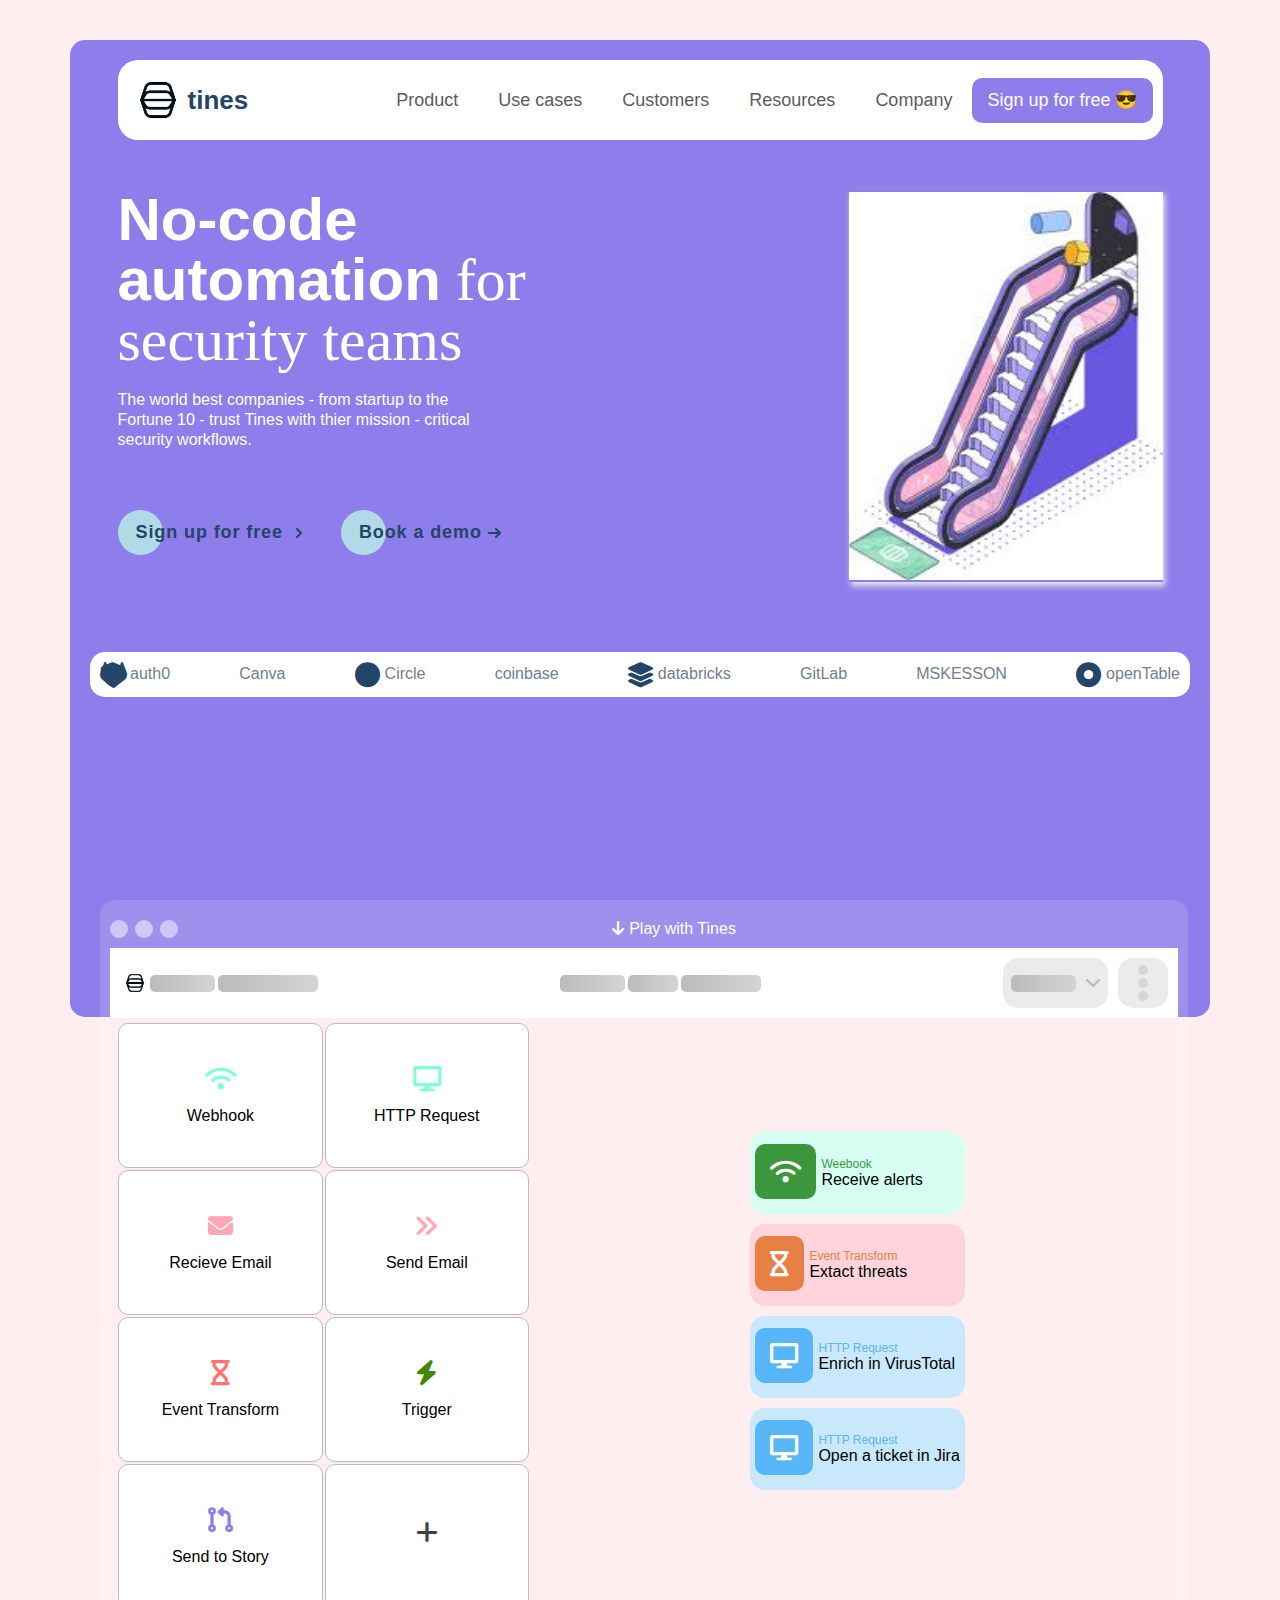
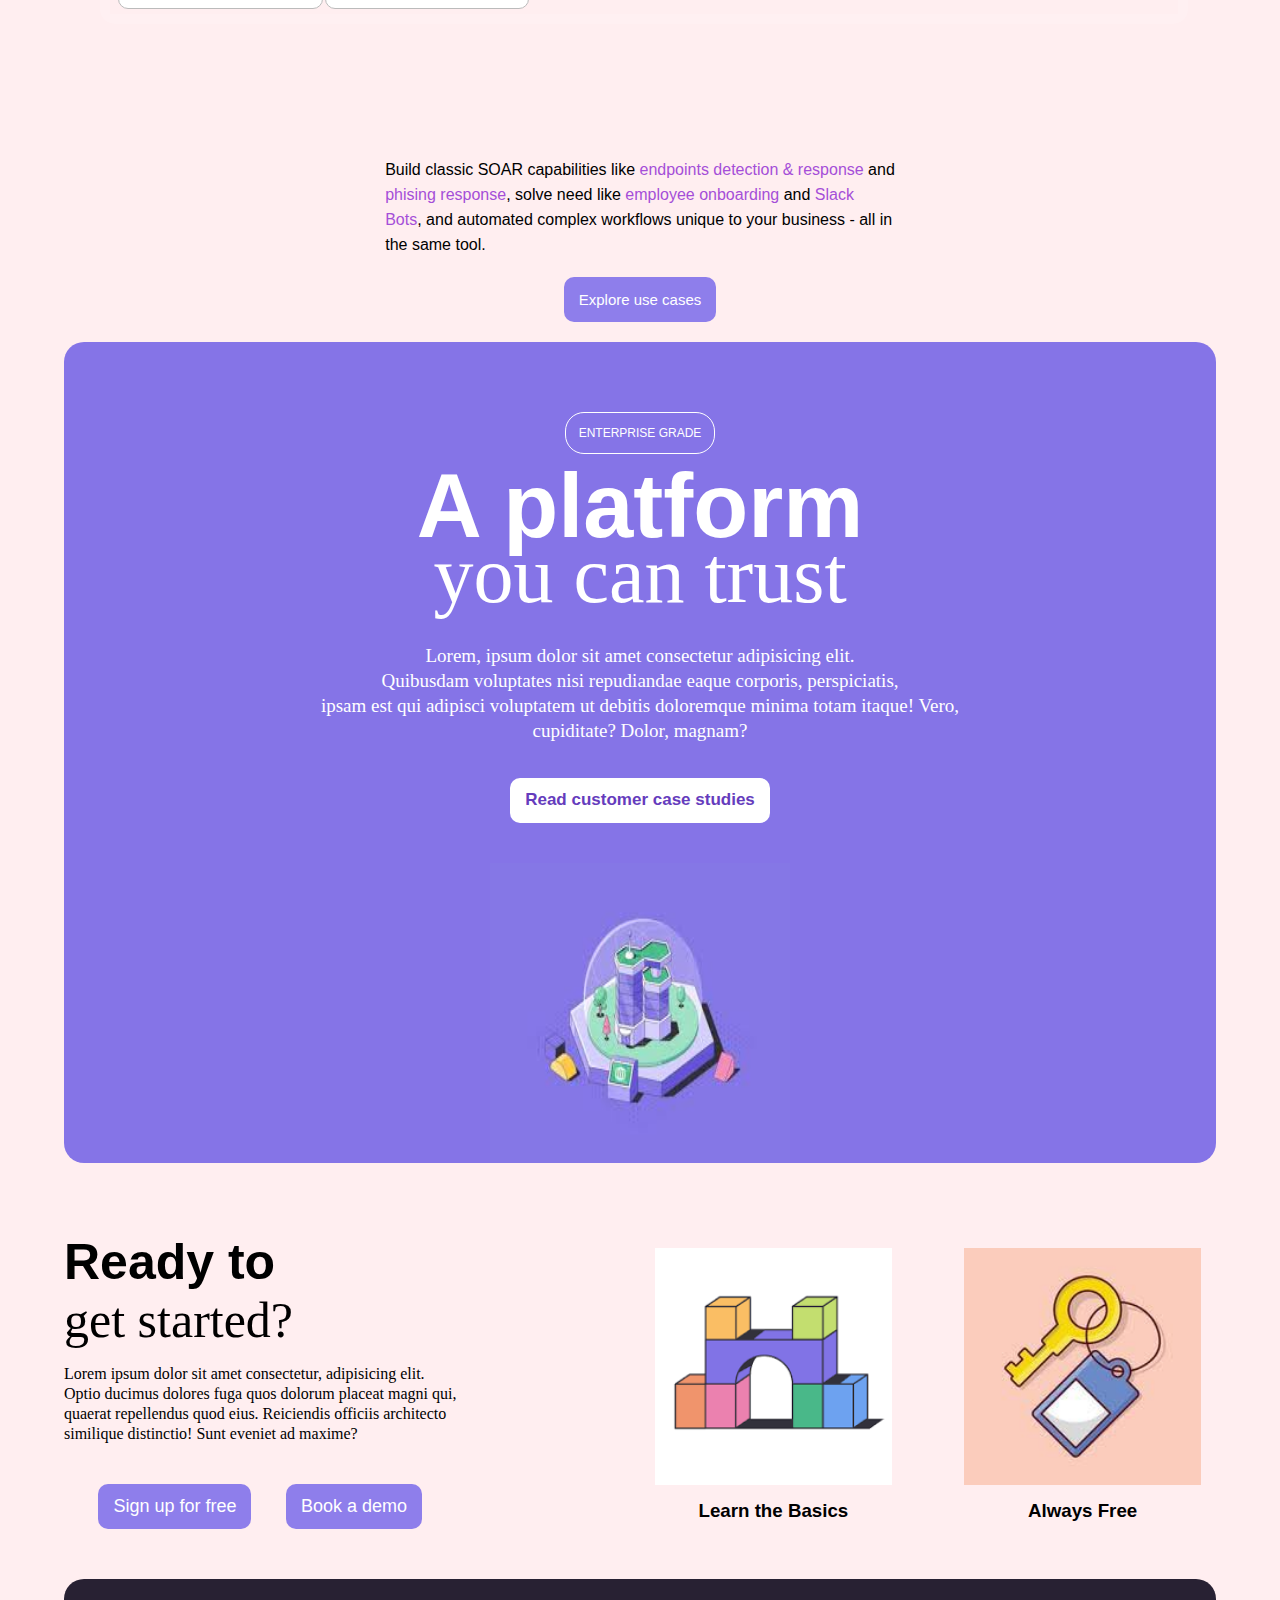
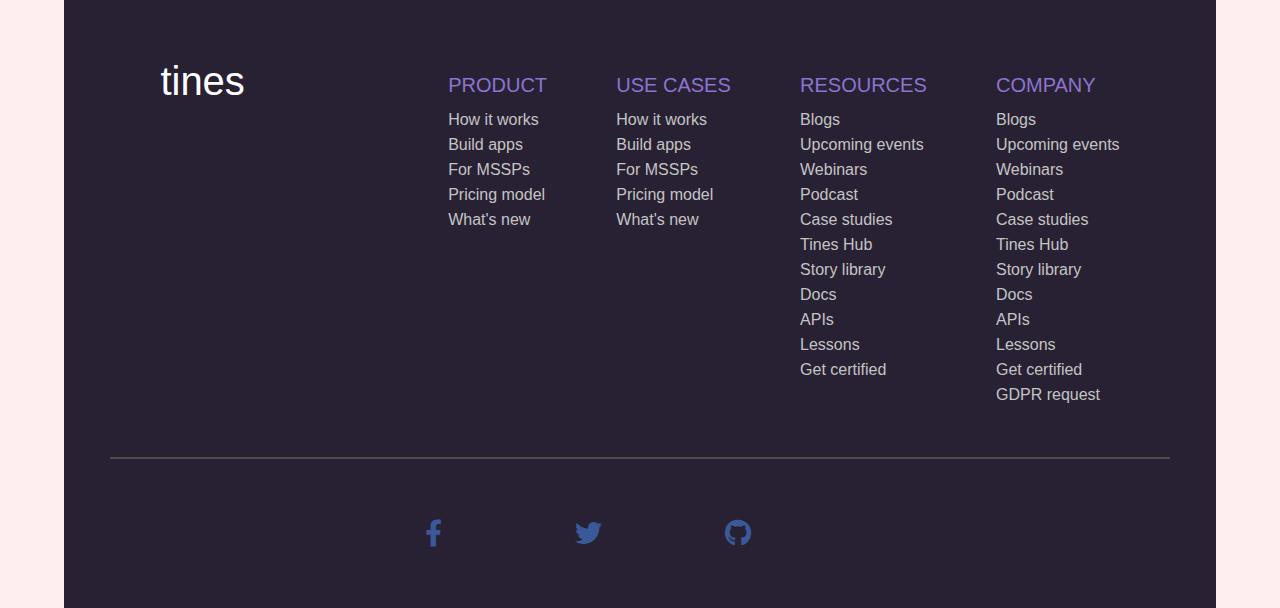
<file: index.html>
<!DOCTYPE html>
<html lang="en">

<head>
    <meta charset="UTF-8">
    <title>Tines</title>
    <link rel="shortcut icon" href="./Images/logo.png" type="image/x-icon">
    <link rel="stylesheet" href="main.css">
    <link rel="stylesheet" href="mobile.css">
    <link rel="stylesheet" href="./fontawesome/css/all.css">
</head>

<body>

    <!-- Hero section starts -->

    <!-- mobile section starts -->
    <section class="nav-mobile">
        <div class="mobile-logo">Tines</div>

        <div class="hamburger" onclick="dosomething()">
        <div class="bar"></div>
        </div>

        <div class="mobile-link-holder">
            <ul>
                <li><a href="#product">Product</a></li>
                <li><a href="#use-cases">Use cases</a></li>
                <li><a href="#customers">Customers</a></li>
                <li><a href="#resources">Resources</a></li>
                <li><a href="#company">Company</a></li>
            </ul>
            
        <div class="mobile-link-holder-button">Sign Up</div>
        </div>

    </section>
    <!-- mobile section ends -->

    <section class="hero">
        <div class="hero-body">
            <div class="hero-content">
                <div class="menu-bar">

                    <div class="logo-bar">
                        <div class="logo">
                            <img src="./Images/logo.png" alt="">
                        </div>
                        <p>tines</p>
                    </div>

                    <div class="right-menubar">
                        <div class="menu-content">
                            <ul>
                                <li><a href="#product">Product</a></li>
                                <li><a href="#use-cases">Use cases</a></li>
                                <li><a href="#customers">Customers</a></li>
                                <li><a href="#resources">Resources</a></li>
                                <li><a href="#company">Company</a></li>
                            </ul>
                        </div>
                        <button><a href="./sign-up.html" class="button">Sign up for free &#128526;</a></button>

                    </div>
                </div>
                <div class="hero-body-content">
                    <div class="left-hero-body-content">
                        <div class="writeup">
                            <h2><span>No-code<br> automation</span> for<br> security teams</h2>
                            <p>The world best companies - from startup to the<br> Fortune 10 - trust Tines with thier
                                mission - critical<br> security workflows.</p>
                        </div>
                        <div class="writeup-button">
                            <button class="cta">
                                <span>Sign up for free</span>
                                <svg viewBox="0 0 13 10" height="10px" width="15px">
                                    <polyline points="8 1 12 5 8 9"></polyline>
                                </svg>
                            </button>
                            <button class="cta">
                                <span>Book a demo</span>
                                <svg viewBox="0 0 13 10" height="10px" width="15px">
                                    <path d="M1,5 L11,5"></path>
                                    <polyline points="8 1 12 5 8 9"></polyline>
                                </svg>
                            </button>
                        </div>
                    </div>

                    <div class="right-hero-body-content">
                        <img src="./Images/slide.jpg" alt="">
                    </div>
                </div>
            </div>

            <div class="app">
                <div class="app-content">
                    <span class="app-logo"><i class="fa-solid fa-shield"></i>auth0</span>
                </div>

                <div class="app-content">
                    <span class="app-logo">Canva</span>
                </div>

                <div class="app-content">
                    <span class="app-logo"><i class="fa-solid fa-circle"></i> Circle</span>
                </div>

                <div class="app-content">
                    <span class="app-logo">coinbase</span>
                </div>

                <div class="app-content">
                    <span class="app-logo"><i class="fa-solid fa-layer-group"></i> databricks</span>
                </div>

                <div class="app-content">
                    <span class="app-logo"><i class="fa-brands fa-gitlab"></i> GitLab</span>
                </div>

                <div class="app-content">
                    <span class="app-logo">MSKESSON</span>
                </div>

                <div class="app-content">
                    <span class="app-logo"><i class="fa-solid fa-circle-dot"></i> openTable</span>
                </div>
            </div>
        </div>

        <section class="play">
            <div class="play-body-top">
                <div class="dots">
                    <div class="dot-container"></div>
                    <div class="dot-container"></div>
                    <div class="dot-container"></div>
                </div>
                <div class="playtines">
                    <div class="play-icon"><i class="fa-solid fa-arrow-down"></i>Play with Tines</div>
                </div>
            </div>
            <div class="play-content">
                <div class="play-content-menu">
                    <div class="play-menu-left-div">
                        <div class="play-logo"><img src="./Images/logo.png" alt=""></div>
                        <div class="logo-side1"></div>
                        <div class="logo-side2"></div>
                    </div>
                    <div class="play-menu-middle-div">
                        <div class="logo-side3"></div>
                        <div class="logo-side4"></div>
                        <div class="logo-side5"></div>
                    </div>
                    <div class="play-menu-right-div">
                        <div class="picside">
                            <div class="logo-side6"></div>
                            <div class="side-icon"><i class="fa-solid fa-chevron-down"></i></div>
                        </div>
                        <div class="dot">
                            <div class="dots-container"></div>
                            <div class="dots-container"></div>
                            <div class="dots-container"></div>
                        </div>
                    </div>
                </div>
                <div class="play-body">
                    <div class="play-body-leftdiv">
                        <div class="leftdiv-box web">
                            <div class="box-icon"><i class="fa-solid fa-wifi"></i></div>
                            <p>Webhook</p>
                        </div>

                        <div class="leftdiv-box http">
                            <div class="box-icon"><i class="fa-solid fa-display"></i></div>
                            <p>HTTP Request</p>
                        </div>

                        <div class="leftdiv-box email">
                            <div class="box-icon"><i class="fa-solid fa-envelope"></i></div>
                            <p>Recieve Email</p>
                        </div>

                        <div class="leftdiv-box send">
                            <div class="box-icon"><i class="fa-solid fa-angles-right"></i></div>
                            <p>Send Email</p>
                        </div>

                        <div class="leftdiv-box event">
                            <div class="box-icon"><i class="fa-solid fa-hourglass"></i></div>
                            <p>Event Transform</p>
                        </div>

                        <div class="leftdiv-box trigger">
                            <div class="box-icon"><i class="fa-solid fa-bolt"></i></div>
                            <p>Trigger</p>
                        </div>

                        <div class="leftdiv-box story">
                            <div class="box-icon"><i class="fa-solid fa-code-pull-request"></i></div>
                            <p>Send to Story</p>
                        </div>

                        <div class="leftdiv-box plus">
                            <div class="box-icon"><i class="fa-solid fa-plus"></i></div>
                        </div>
                    </div>

                    <div class="play-body-rightdiv">
                        <div class="rightdiv-body">
                            <div class="rightdiv-box alerts">
                                <div class="box-icon"><i class="fa-solid fa-wifi"></i></div>
                                <div class="rightdiv-writeup">
                                    <p>Weebook</p>
                                    <span>Receive alerts</span>
                                </div>
                            </div>

                            <div class="rightdiv-box extract">
                                <div class="box-icon"><i class="fa-solid fa-hourglass"></i></div>
                                <div class="rightdiv-writeup">
                                    <p>Event Transform</p>
                                    <span>Extact threats</span>
                                </div>
                            </div>

                            <div class="rightdiv-box enrich">
                                <div class="box-icon"><i class="fa-solid fa-display"></i></div>
                                <div class="rightdiv-writeup">
                                    <p>HTTP Request</p>
                                    <span>Enrich in VirusTotal</span>
                                </div>
                            </div>

                            <div class="rightdiv-box open">
                                <div class="box-icon"><i class="fa-solid fa-display"></i></div>
                                <div class="rightdiv-writeup">
                                    <p>HTTP Request</p>
                                    <span>Open a ticket in Jira</span>
                                </div>
                            </div>
                        </div>
                    </div>
                </div>
            </div>
        </section>
    </section>

    <section class="explore">
        <div class="cases">
            <p>Build classic SOAR capabilities like <span>endpoints detection & response</span> and<br> <span>phising
                    response</span>, solve need like <span>employee onboarding</span> and <span>Slack<br> Bots</span>,
                and automated complex workflows unique to your business - all in<br> the same tool.</p>
            <button class="cases-button">Explore use cases</button>
        </div>
        <div class="grade">
            <div class="grade-body">
                <div class="grade-top">
                    <p>ENTERPRISE GRADE</p>
                </div>
                <div class="grade-heading">
                    <p><span>A platform</span><br> you can trust</p>
                    <p class="paragraph">Lorem, ipsum dolor sit amet consectetur adipisicing elit.<br> Quibusdam
                        voluptates nisi repudiandae eaque corporis, perspiciatis,<br> ipsam est qui adipisci voluptatem
                        ut debitis doloremque minima totam itaque! Vero,<br> cupiditate? Dolor, magnam?</p>
                </div>
                <button class="grade-botton">Read customer case studies</button>
                <div class="grade-image">
                    <img src="./Images/company.jpg" alt="">
                </div>
            </div>
        </div>

        <div class="started">
            <div class="left-started">
                <p><span>Ready to</span><br> get started?</p>
                <p class="left-paragraph">Lorem ipsum dolor sit amet consectetur, adipisicing elit.<br> Optio ducimus
                    dolores fuga quos dolorum placeat magni qui,<br> quaerat repellendus quod eius. Reiciendis officiis
                    architecto <br>similique distinctio! Sunt eveniet ad maxime?</p>
                <div class="buttons">
                    <button class="start-button">Sign up for free</button>
                    <button class="start-button">Book a demo</button>
                </div>
            </div>

            <div class="right-started">
                <div class="rightstart-card">
                    <div class="picture1">
                        <img src="./Images/basic.png" alt="">
                    </div>
                    <div class="picture-writeup">
                        <h3>Learn the Basics</h3>
                    </div>
                </div>
                <div class="rightstart-card">
                    <div class="picture2">
                        <img src="./Images/key.jpg" alt="">
                    </div>
                    <div class="picture-writeup">
                        <h3>Always Free</h3>
                    </div>
                </div>
            </div>
        </div>
    </section>

    <section class="footer">
        <div class="footer-body">
            <div class="top-footer">
                <div class="footer-logo">
                    <p>tines</p>
                </div>
                <div class="right-footer">
                    <div class="right-footer-content">
                        <div class="right-footer-head">
                            PRODUCT
                        </div>
                        <ul>
                            <li>How it works</li>
                            <li>Build apps</li>
                            <li>For MSSPs</li>
                            <li>Pricing model</li>
                            <li>What's new</li>
                        </ul>
                    </div>

                    <div class="right-footer-content">
                        <div class="right-footer-head">
                            USE CASES
                        </div>
                        <ul>
                            <li>How it works</li>
                            <li>Build apps</li>
                            <li>For MSSPs</li>
                            <li>Pricing model</li>
                            <li>What's new</li>
                        </ul>
                    </div>

                    <div class="right-footer-content">
                        <div class="right-footer-head">
                            RESOURCES
                        </div>
                        <ul>
                            <li>Blogs</li>
                            <li>Upcoming events</li>
                            <li>Webinars</li>
                            <li>Podcast</li>
                            <li>Case studies</li>
                            <li>Tines Hub</li>
                            <li>Story library</li>
                            <li>Docs</li>
                            <li>APIs</li>
                            <li>Lessons</li>
                            <li>Get certified</li>
                        </ul>
                    </div>

                    <div class="right-footer-content">
                        <div class="right-footer-head">
                            COMPANY
                        </div>
                        <ul>
                            <li>Blogs</li>
                            <li>Upcoming events</li>
                            <li>Webinars</li>
                            <li>Podcast</li>
                            <li>Case studies</li>
                            <li>Tines Hub</li>
                            <li>Story library</li>
                            <li>Docs</li>
                            <li>APIs</li>
                            <li>Lessons</li>
                            <li>Get certified</li>
                            <li>GDPR request</li>
                        </ul>
                    </div>
                </div>
            </div>

        </div>
        <div class="menu">
            <a class="link" style="--color: #3b5998">
                <i class="fa-brands fa-facebook-f"></i>
                <span class="link-tittle">Facebook</span>
            </a>
            <a class="link" style="--color: #3b5998">
                <i class="fa-brands fa-twitter"></i>
                <span class="link-tittle">Twitter</span>
            </a>
            <a class="link" style="--color: #3b5998">
                <i class="fa-brands fa-github"></i>
                <span class="link-tittle">Github</span>
            </a>
        </div>
    </section>
</body>
<script src="./style.js"></script>

</html>
</file>
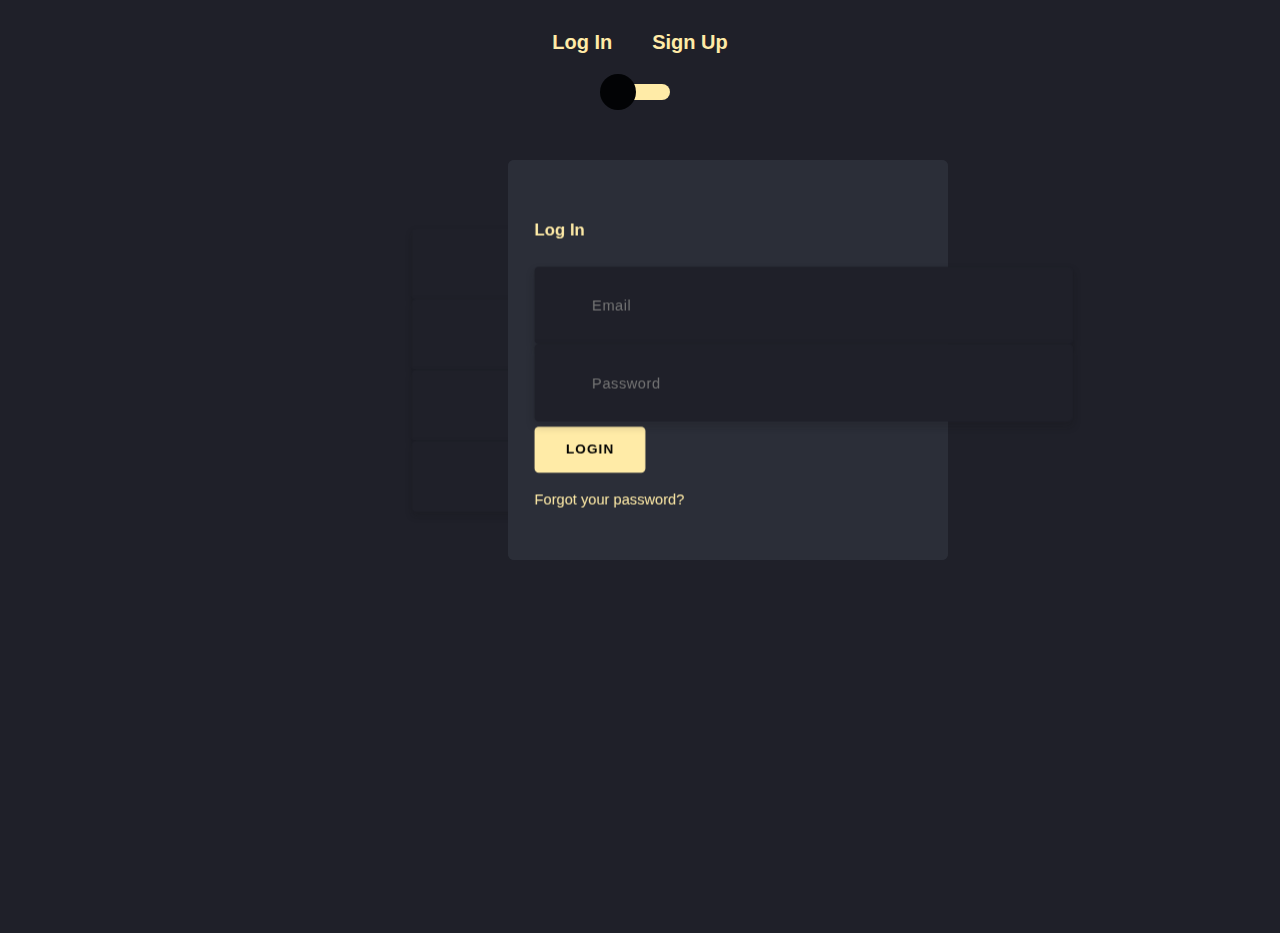
<file: sign-up.html>
<!DOCTYPE html>
<html lang="en">

<head>
    <meta charset="UTF-8">
    <title>Sign Up</title>
    <link rel="shortcut icon" href="./Images/logo.png" type="image/x-icon">
    <link rel="stylesheet" href="./sign-up.css">
    <link rel="stylesheet" href="./fontawesome/css/all.css">
</head>

<body>
    <div class="section">
        <div class="container">
            <div class="row full-height justify-content-center">
                <div class="col-12 text-center align-self-center py-5">
                    <div class="section pb-5 pt-5 pt-sm-2 text-center">
                        <h6 class="mb-0 pb-3">
                            <span>Log In </span>
                            <span>Sign Up</span>
                        </h6>
                        <input class="checkbox" type="checkbox" id="reg-log" name="reg-log" />
                        <label for="reg-log"></label>
                        <div class="card-3d-wrap mx-auto">
                            <div class="card-3d-wrapper">
                                <div class="card-front">
                                    <div class="center-wrap">
                                        <div class="section text-center">
                                            <h4 class="mb-4 pb-3">Log In</h4>
                                            <div class="form-group">
                                                <input type="email" class="form-style" placeholder="Email">
                                                <i class="input-icon uil uil-at"></i>
                                            </div>
                                            <div class="form-group mt-2">
                                                <input type="password" class="form-style" placeholder="Password">
                                                <i class="input-icon uil uil-lock-alt"></i>
                                            </div>
                                            <a href="" class="btn mt-4">Login</a>
                                            <p class="mb-0 mt-4 text-center"><a href=""
                                                    class="link">Forgot your password?</a></p>
                                        </div>
                                    </div>
                                </div>

                                <div class="card-back">
                                    <div class="center-wrap">
                                        <div class="section text-center">
                                            <h4 class="mb-3 pb-3">Sign Up</h4>
                                            <div class="form-group">
                                                <input type="text" class="form-style" placeholder="Full Name">
                                                <i class="input-icon uil uil-user"></i>
                                            </div>

                                            <div class="form-group mt-2">
                                                <input type="tel" class="form-style" placeholder="Phone Number">
                                                <i class="input-icon uil uil-phone"></i>
                                            </div>

                                            <div class="form-group mt-2">
                                                <input type="email" class="form-style" placeholder="Email">
                                                <i class="input-icon uil uil-at"></i>
                                            </div>

                                            <div class="form-group mt-2">
                                                <input type="password" class="form-style" placeholder="Password">
                                                <i class="input-icon uil uil-lock-alt"></i>
                                            </div>

                                            <a href="" class="btn mt-4">Register</a>
                                        </div>
                                    </div>
                                </div>
                            </div>
                        </div>
                    </div>
                </div>
            </div>
        </div>
    </div>
</body>

</html>
</file>
<file: main.css>
* {
    margin: 0;
    padding: 0;
    box-sizing: border-box;
}

html {
    scroll-behavior: smooth;
}

body {
    background: rgb(255, 238, 240);
    font-family: Arial, Helvetica, sans-serif;
}

.hero {
    padding: 40px;
}

.hero-body {
    /* border: 3px solid black; */
    border-radius: 15px;
    width: 95%;
    margin: 0 auto;
    padding: 20px;
    background: rgb(142, 126, 235);
    /* height: 100vh; */
}

.hero-content {
    /* border: 3px solid tomato; */
    width: 95%;
    margin: 0 auto;
}

.menu-bar {
    /* border: 3px solid yellow; */
    display: flex;
    justify-content: space-between;
    background: #fff;
    border-radius: 20px;
    overflow: hidden;
    padding: 10px;
}

.logo-bar {
    /* border: 3px solid green; */
    display: flex;
    justify-content: center;
    align-items: center;
    color: #234567;
}

.logo-bar p {
    font-size: 26px;
    font-weight: 550;
}

.logo {
    /* border: 3px solid black; */
    height: 60px;
    width: 60px;
}

.logo img {
    object-fit: contain;
    height: 100%;
    width: 100%;
}

.right-menubar {
    /* border: 3px solid navy; */
    display: flex;
    align-items: center;
}

.menu-content {
    /* border: 3px solid black; */
    display: flex;
    align-items: center;
}

.menu-content ul {
    display: flex;
    list-style: none;
}

.menu-content li {
    margin: 0 10px;
    padding: 10px;
}

.menu-content a {
    text-decoration: none;
    color: rgb(92, 92, 92);
    font-size: 18px;
    transition: all 0.8s ease;
}

.menu-content a:hover {
    color: rgb(142, 126, 235);
}

button {
    border: none;
    border-radius: 10px;
    padding: 15px;
    display: flex;
    align-items: center;
    height: 45px;
    background: rgb(142, 126, 235);

    font-size: 15px;
}

button a {
    text-decoration: none;
    color: #fff;
    font-size: 18px;
}

.hero-body-content {
    /* border: 3px solid yellow; */
    margin-top: 50px;
    display: flex;
    justify-content: space-between;
}

.writeup {
    /* border: 3px solid tomato; */
    color: #fff;
}

.writeup h2 {
    font-size: 60px;
    font-weight: normal;
    line-height: 60px;
    font-family: 'Times New Roman', Times, serif;
}

.writeup span {
    font-weight: 550;
    font-family: Arial, Helvetica, sans-serif;
}

.writeup p {
    margin: 20px 0;
    line-height: 20px;
}

.writeup-button {
    /* border: 3px solid black; */
    margin-top: 60px;
    display: flex;
}

.sign {
    background: #fff;
    color: rgb(142, 126, 235);
}

.cta {
    position: relative;
    margin: auto 15px auto auto;
    padding: 12px 18px;
    transition: all 0.2s ease;
    border: none;
    background: none;
    cursor: pointer;
}

.cta:before {
    content: "";
    position: absolute;
    top: 0;
    left: 0;
    display: block;
    border-radius: 50px;
    background: #b1dae7;
    width: 45px;
    height: 45px;
    transition: all 0.3s ease;
}

.cta span {
    position: relative;
    font-family: "Ubuntu", sans-serif;
    font-size: 18px;
    font-weight: 700;
    letter-spacing: 0.05em;
    color: #234567;
}

.cta svg {
    position: relative;
    top: 0;
    margin-left: 10px;
    fill: none;
    stroke-linecap: round;
    stroke-linejoin: round;
    stroke: #234567;
    stroke-width: 2;
    transform: translateX(-5px);
    transition: all 0.3s ease;
}

.cta:hover:before {
    width: 100%;
    background: #b1dae7;
}

.cta:hover svg {
    transform: translateX(0);
}

.cta:active {
    transform: scale(0.95);
}

.right-hero-body-content {
    width: 30%;
}

.right-hero-body-content img {
    background: transparent;
    height: 100%;
    width: 100%;
    object-fit: contain;
    box-shadow: 2px 4px 6px #e9e9e9;
}

.app {
    /* border: 3px solid green; */
    margin-top: 70px;
    display: flex;
    justify-content: space-between;
    padding: 10px;
    align-items: center;
    margin-bottom: 300px;
    color: slategrey;
    background: #fff;
    position: relative;
    animation: wavy 2s infinite;
    border-radius: 15px;
}

@keyframes wavy {
    0% {
        transform: translateY(0);
    }

    50% {
        transform: translateY(15px);
    }

    100% {
        transform: translateY(0);
    }
}

.app-logo {
    display: flex;
    align-items: center;
}

.app-logo i {
    color: #234567;
    font-size: 25px;
    margin-right: 5px;
}

.play {
    /* border: 3px solid yellow; */
    position: absolute;
    width: 85%;
    top: 900px;
    left: 100px;
    padding: 10px;
    background-color: rgb(255, 255, 255, 0.15);
    border-radius: 15px;
}

.play-body-top {
    /* border: 3px solid tomato; */
    padding: 10px 0;
    color: #fff;
    display: flex;
    align-items: center;
}

.dots {
    /* border: 3px solid green; */
    display: flex;
    margin-right: 40%;
}

.dot-container {
    /* border: 3px solid black; */
    background-color: rgba(255, 255, 255, 0.50);
    width: 18px;
    height: 18px;
    margin-right: 7px;
    border-radius: 50%;
}

.playtines {
    display: flex;
}

.play-icon i {
    margin-right: 5px;
}

.play-content {
    /* border: 3px solid purple; */
    background: #fff;
}

.play-content-menu {
    /* border: 3px solid yellow; */
    padding: 10px;
    display: flex;
    align-items: center;
    justify-content: space-between;
}

.play-menu-left-div {
    /* border: 3px solid tomato; */
    display: flex;
    align-items: center;
}

.play-logo {
    height: 30px;
    width: 30px;
}

.play-logo img {
    object-fit: contain;
    height: 100%;
    width: 100%;
}

.logo-side1,
.logo-side2,
.logo-side3,
.logo-side4,
.logo-side5,
.logo-side6 {
    /* border: 3px solid pink; */
    background: linear-gradient(to right, rgb(187, 187, 187), rgb(212, 212, 212));
    height: 17px;
    margin-right: 3px;
    width: 65px;
    border-radius: 5px;
}

.logo-side2 {
    height: 17px;
    width: 100px;
}

.logo-side4 {
    height: 17px;
    width: 50px;
}

.logo-side5 {
    height: 17px;
    width: 80px;
}

.play-menu-middle-div {
    /* border: 3px solid black; */
    display: flex;
}

.play-menu-right-div {
    /* border: 3px solid green; */
    display: flex;
}

.picside {
    /* border: 3px solid yellow; */
    background-color: rgb(235, 235, 235);
    padding: 8px;
    border-radius: 15px;
    display: flex;
    align-items: center;
}

.side-icon {
    margin-left: 7px;
}

.side-icon i {
    color: rgb(187, 187, 187);
}

.dot {
    /* border: 3px solid tomato; */
    background-color: rgb(235, 235, 235);
    padding: 5px;
    height: 50px;
    width: 50px;
    border-radius: 15px;
    margin-left: 10px;
    display: grid;
    place-items: center;
    /* display: flex;
    flex-direction: column;
    justify-content: center; */
}

.dots-container {
    background-color: rgba(194, 194, 194, 0.5);
    width: 10px;
    height: 10px;
    /* margin-right: 7px; */
    border-radius: 50%;
}

.play-body {
    /* border: 3px solid green; */
    background: rgb(255, 238, 240);
    display: flex;
}

.play-body-leftdiv {
    /* border: 3px solid black; */
    padding: 5px;
    width: 30%;
    display: flex;
    justify-content: center;
    flex-wrap: wrap;
    gap: 2px;
    flex: 4 6 130px;
}

.leftdiv-box {
    border: 1px solid rgb(187, 187, 187);
    background: #fff;
    width: 49%;
    height: 145px;
    border-radius: 10px;
    padding: 40px;
    display: grid;
    place-items: center;
    transition: border 0.3s;
    /* transition: all 0.8s ease; */
    cursor: grab;
}

.leftdiv-box:hover {
    border: 3px solid;
    border-image: linear-gradient(to right, red, yellow);
    border-image-slice: 1;
    background: rgb(191, 255, 234);
}

.box-icon {
    margin-bottom: 10px;
}

.box-icon i {
    font-size: 25px;
}

.web i,
.http i {
    color: aquamarine;
}

.email i,
.send i {
    color: rgb(253, 167, 182);
}

.event i {
    color: rgb(255, 114, 114);
}

.trigger i {
    color: rgb(71, 133, 9);
}

.story i {
    color: rgb(142, 126, 235);
}

.plus i {
    color: rgb(65, 65, 65);
}

.play-body-rightdiv {
    /* border: 3px solid purple; */
    width: 60%;
    display: grid;
    place-items: center;
}

.alerts,
.extract {
    /* border: 3px solid yellow; */
    background: rgb(214, 255, 241);
    display: flex;
    align-items: center;
    margin-bottom: 10px;
    padding: 5px;
    border-radius: 15px;
}

.alerts p {
    font-size: 12px;
    color: rgb(60, 151, 60);
}

.extract p {
    font-size: 12px;
    color: rgb(231, 128, 68);
}

.enrich p,
.open p {
    font-size: 12px;
    color: rgb(86, 182, 247);
}

.alerts i,
.extract i {
    color: #fff;
    background: rgb(60, 151, 60);
    display: grid;
    padding: 15px;
    border-radius: 10px;
    place-items: center;
    margin: 7px 5px 0 0;
}

.extract {
    background: rgb(253, 212, 219);
}

.extract i {
    background: rgb(231, 128, 68);
}

.enrich,
.open {
    background: rgb(201, 232, 252);
    margin-bottom: 10px;
    display: flex;
    align-items: center;
    padding: 5px;
    border-radius: 15px;
}

.enrich i,
.open i {
    color: #fff;
    background: rgb(86, 182, 247);
    display: grid;
    padding: 15px;
    border-radius: 10px;
    place-items: center;
    margin: 7px 5px 0 0;
}

.explore {
    /* border: 3px solid black; */
    position: relative;
    bottom: -700px;
}

.cases {
    display: grid;
    place-items: center;
    line-height: 25px;
}

.cases span {
    color: rgb(165, 78, 216);
}

.cases-button {
    margin: 20px 0;
    color: #fff;
    cursor: pointer;
}

.grade {
    /* border: 3px solid yellow; */
    padding-top: 70px;
    width: 90%;
    margin: 0 auto;
    border-radius: 20px;
    background: rgb(133, 116, 231);
}

.grade-body {
    /* border: 3px solid green; */
    display: grid;
    place-items: center;
}

.grade-top {
    border: 1px solid #fff;
    color: #fff;
    font-size: 12px;
    margin-bottom: 20px;
    padding: 13px;
    border-radius: 19px;
}

.grade-heading {
    color: #fff;
    display: flex;
    flex-direction: column;
    text-align: center;
}

.grade-heading p {
    font-size: 80px;
    line-height: 65px;
    font-family: 'Times New Roman', Times, serif;
}

.grade-heading span {
    font-size: 90px;
    font-weight: 550;
    font-family: Arial, Helvetica, sans-serif;
}

.paragraph {
    font-size: 19px !important;
    margin: 35px 0;
    line-height: 25px !important;
}

.grade-botton {
    background: #fff;
    color: rgb(101, 60, 189);
    padding: 15px;
    border-radius: 10px;
    font-size: 17px;
    font-weight: 550;
}

.grade-image {
    /* border: 3px solid tomato; */
    height: 300px;
    margin-top: 40px;
    width: 300px;
    object-fit: cover;
}

.grade-image img {
    width: 100%;
    height: 100%;
}

.started {
    margin-top: 70px !important;
    /* border: 3px solid green; */
    display: flex;
    width: 90%;
    margin: 0 auto;
    justify-content: space-between;
}

.left-started p {
    font-family: 'Times New Roman', Times, serif;
    font-size: 50px;
}

.left-started span {
    font-weight: 550;
    font-family: Arial, Helvetica, sans-serif;
}

.left-paragraph {
    font-size: medium !important;
    line-height: 20px;
    margin: 15px 0;
}

.right-started {
    /* border: 3px solid tomato; */
    width: 50%;
    padding: 15px;
    display: flex;
    text-align: center;
    justify-content: space-between;
}

.picture1,
.picture2 {
    /* border: 3px solid yellow; */
    width: 100%;
    height: 89%;
}

.picture1 img,
.picture2 img {
    width: 100%;
    height: 100%;
}

.picture-writeup {
    margin-top: 15px;
}

.buttons {
    display: flex;
    margin-top: 40px;
    justify-content: space-evenly;
}

.start-button {
    font-size: 18px;
    color: #fff;
    cursor: pointer;
    transition: all 0.8s ease;
}

.start-button:hover {
    border: 2px solid #234567;
    background: transparent;
    color: #234567;
}

.footer {
    /* border: 3px solid tomato; */
    background: rgb(40, 33, 51);
    padding: 30px;
    width: 90%;
    margin: 750px auto 0 auto;
    border-top-left-radius: 20px;
    border-top-right-radius: 20px;
    /* margin-top: 750px; */
}

.footer-body {
    /* border: 3px solid green; */
    width: 97%;
    margin: 0 auto;
    padding: 50px;
    border-bottom: 2px solid rgb(77, 77, 77);
}

.top-footer {
    display: flex;
    justify-content: space-between;
}

.footer-logo {
    color: #fff;
    font-size: 40px;
}

.right-footer {
    /* border: 3px solid yellow; */
    display: flex;
    flex-wrap: wrap;
    gap: 50px;
    width: 70%;
    margin-top: 15px;
    justify-content: space-between;
}

.right-footer-head {
    color: rgb(141, 116, 209);
    font-size: 20px;
    margin-bottom: 10px;
}

.right-footer-content li {
    list-style: none;
    line-height: 25px;
    color: #c5c4c4;
}

.menu {
    /* border: 3px solid tomato; */
    padding: 20px;
    margin-top: 29px;
    /* background-color: #fff; */
    position: relative;
    width: calc(130px + 4 + 70px + 4rem);
    display: flex;
    justify-content: center;
    /* border-radius: 20px; */
    /* box-shadow: 0 10px 25px 0 rgb(0, 0, 0, 0.075); */
}

.link {
    /* border: 3px solid yellow; */
    display: inline-flex;
    cursor: pointer;
    margin-right: 10px;
    justify-content: center;
    align-items: center;
    width: 140px;
    height: 50px;
    border-radius: 99em;
    position: relative;
    z-index: 1;
    overflow: hidden;
    transform-origin: center left;
    transition: width 0.2s ease-in;
    text-decoration: none;
    color: inherit;
}

.link::before {
    position: absolute;
    z-index: 1;
    content: "";
    display: block;
    border-radius: 99em;
    width: 100%;
    height: 100%;
    top: 0;
    transform: translateX(100%);
    transition: transform 0.5s ease-in;
    transform-origin: center right;
    background-color: #eee;
}

.link:hover,
.link:focus {
    outline: 0;
    width: 140px;
}

.link:hover::before,
.link:hover .link-tittle {
    transform: translateX(0%);
}

.fa-brands {
    color: var(--color);
    font-size: 27px !important;
    display: block;
    flex-shrink: 0;
    left: 10px;
    z-index: 6;
    position: absolute;
}

.link-tittle {
    color: #3b5998;
    transform: translateX(100%);
    transition: transform 1s ease;
    display: block;
    text-align: center;
    text-indent: 20px;
    width: 100%;
    z-index: 6;
}

/* mobile section starts */
.nav-mobile {
    /* border: 3px solid yellow; */
    background: #234567;
    display: none;
    justify-content: space-between;
    align-items: center;
    padding: 10px 30px;
    position: fixed;
    width: 100%;
    z-index: 6;
}

.mobile-logo {
    color: #fff;
    display: flex;
    align-items: center;
    font-size: 40px;
    font-weight: 600;
}

.hamburger {
    /* border: 3px solid yellow; */
    height: 30px;
    width: 30px;
    display: flex;
    align-items: center;
    justify-content: center;
    z-index: 6;
}

.bar {
    height: 3px;
    width: 100%;
    background: #fff;
    position: relative;
}

.bar::before {
    content: "";
    height: 3px;
    width: 100%;
    background: #fff;
    position: absolute;
    transform: translateY(-10px);
}

.bar::after {
    content: "";
    height: 3px;
    width: 100%;
    background: #fff;
    position: absolute;
    transform: translateY(10px);
}

.showburger .bar {
    background: transparent;
}

.showburger .bar::before {
    transform: translateY(0) rotate(-45deg);
    background: #b1dae7;
}

.showburger .bar::after {
    transform: translateY(0) rotate(45deg);
    background: #b1dae7;
}

.mobile-link-holder {
    position: fixed;
    right: 0;
    top: 0;
    width: 50%;
    height: 100vh;
    transform: translateX(300%);
    align-items: center;
    background: #234567;
    transition: all 1.5s ease;
}

.mobile-link-holder ul {
    list-style: none;
}

.mobile-link-holder a {
    text-decoration: none;
    color: #eee;
    display: block;
    cursor: pointer;
    font-size: 20px;
    padding: 23px 0 23px 20px;
    /* transition: all 0.8s ease; */
}

.show-mobile-link-holder {
    transform: translateX(0);
}

.mobile-link-holder-button {
    background: transparent;
    color: #fff;
    display: block;
    cursor: pointer;
    padding: 23px 0 23px 20px;
    width: 100%;
    height: 55px;
    border: none;
    font-weight: 550;
    font-size: 25px;
    border-radius: 10px;
}
</file>
<file: mobile.css>
@media screen and (max-width:1150px){
    .right-hero-body-content{
        display: none;
    }
    .left-hero-body-content{
        display: flex;
        width: 100%;
        flex-direction: column;
        align-items: center;
        text-align: center;
        /* justify-content: center; */
    }
    .menu-bar{
        display: none;
    }
    .nav-mobile{
        display: flex;
    }
    .started{
        display: flex;
        flex-direction: column;
    }
    .right-started{
        display: flex;
        flex-direction: column;
        justify-content: center;
        width: 100%;
        align-items: center;
    }
    .cases{
        text-align: center;
    }
    .right-footer{
        display: flex;
        flex-wrap: wrap;
        gap: 100px;
    }
    .rightstart-card{
        margin-bottom: 30px;
        width: 80%;
    }
    .left-started{
        text-align: center;
    }
    
}
</file>
<file: sign-up.css>
body{
	font-family: 'Poppins', sans-serif;
	font-weight: 300;
	line-height: 1.7;
	color: #ffeba7;
	background-color: #1f2029;
}
a {
	text-decoration: none;
    margin-top: 5px;
}
.link {
  color: #ffeba7;
}
.link:hover {
  color: #c4c3ca;
}
p {
  font-weight: 500;
  font-size: 14px;
}
h4 {
  font-weight: 600;
}
h6{
  display: flex;
  justify-content: center;
  flex-direction: row;
}
h6 span{
  padding: 0 20px;
  font-weight: 700;
  font-size: 20px;
}
.section{
  position: relative;
  width: 100%;
  display: block;
}
.full-height{
  min-height: 100vh;
}
[type="checkbox"]:checked,
[type="checkbox"]:not(:checked){
display: none;
}
.checkbox:checked + label,
.checkbox:not(:checked) + label{
  position: relative;
  display: block;
  text-align: center;
  width: 60px;
  height: 16px;
  border-radius: 8px;
  padding: 0;
  margin: 10px auto;
  cursor: pointer;
  background-color: #ffeba7;
}
.checkbox:checked + label:before,
.checkbox:not(:checked) + label:before{
  position: absolute;
  display: block;
  width: 36px;
  height: 36px;
  border-radius: 50%;
  color: #ffeba7;
  background-color: #020305;
  font-family: 'unicons';
  content: '\eb4f';
  z-index: 20;
  top: -10px;
  left: -10px;
  line-height: 36px;
  text-align: center;
  font-size: 24px;
  transition: all 0.5s ease;
}
.checkbox:checked + label:before {
  transform: translateX(44px) rotate(-270deg);
}
.card-3d-wrap {
  position: relative;
  width: 440px;
  max-width: 100%;
  left: 500px;
  height: 400px;
  -webkit-transform-style: preserve-3d;
  transform-style: preserve-3d;
  perspective: 800px;
  margin-top: 60px;
}
.card-3d-wrapper {
  width: 100%;
  height: 100%;
  position:absolute;
  -webkit-transform-style: preserve-3d;
  transform-style: preserve-3d;
  transition: all 600ms ease-out; 
}
.card-front, .card-back {
  width: 100%;
  height: 100%;
  background-color: #2b2e38;
  position: absolute;
  border-radius: 6px;
  transform-style: preserve-3d;
}
.card-back {
  transform: rotateY(180deg);
}
.checkbox:checked ~ .card-3d-wrap .card-3d-wrapper {
  transform: rotateY(180deg);
}
.center-wrap{
  position: absolute;
  width: 100%;
  padding: 0 35px;
  top: 50%;
  left: 0;
  transform: translate3d(0, -50%, 35px) perspective(100px);
  z-index: 20;
  display: block;
}
.form-group{ 
  position: relative;
  display: block;
    margin: 0;
    padding: 0;
}
.form-style {
  padding: 13px 20px;
  padding-left: 55px;
  height: 48px;
  width: 100%;
  font-weight: 500;
  border-radius: 4px;
  font-size: 14px;
  line-height: 22px;
  letter-spacing: 0.5px;
  outline: none;
  color: #c4c3ca;
  background-color: #1f2029;
  border: none;
  -webkit-transition: all 200ms linear;
  transition: all 200ms linear;
  box-shadow: 0 4px 8px 0 rgba(21,21,21,.2);
}
.form-style:focus,
.form-style:active {
  border: none;
  outline: none;
  box-shadow: 0 4px 8px 0 rgba(21,21,21,.2);
}
.input-icon {
  position: absolute;
  top: 0;
  left: 18px;
  height: 48px;
  font-size: 24px;
  line-height: 48px;
  text-align: left;
  -webkit-transition: all 200ms linear;
   transition: all 200ms linear;
}
.btn{  
  border-radius: 4px;
  height: 44px;
  font-size: 13px;
  font-weight: 600;
  text-transform: uppercase;
  -webkit-transition : all 200ms linear;
  transition: all 200ms linear;
  padding: 0 30px;
  letter-spacing: 1px;
  display: -webkit-inline-flex;
  display: -ms-inline-flexbox;
  display: inline-flex;
  align-items: center;
  background-color: #ffeba7;
  color: #000000;
}
.btn:hover{  
  background-color: #000000;
  color: #ffeba7;
  box-shadow: 0 8px 24px 0 rgba(16,39,112,.2);
}
</file>
